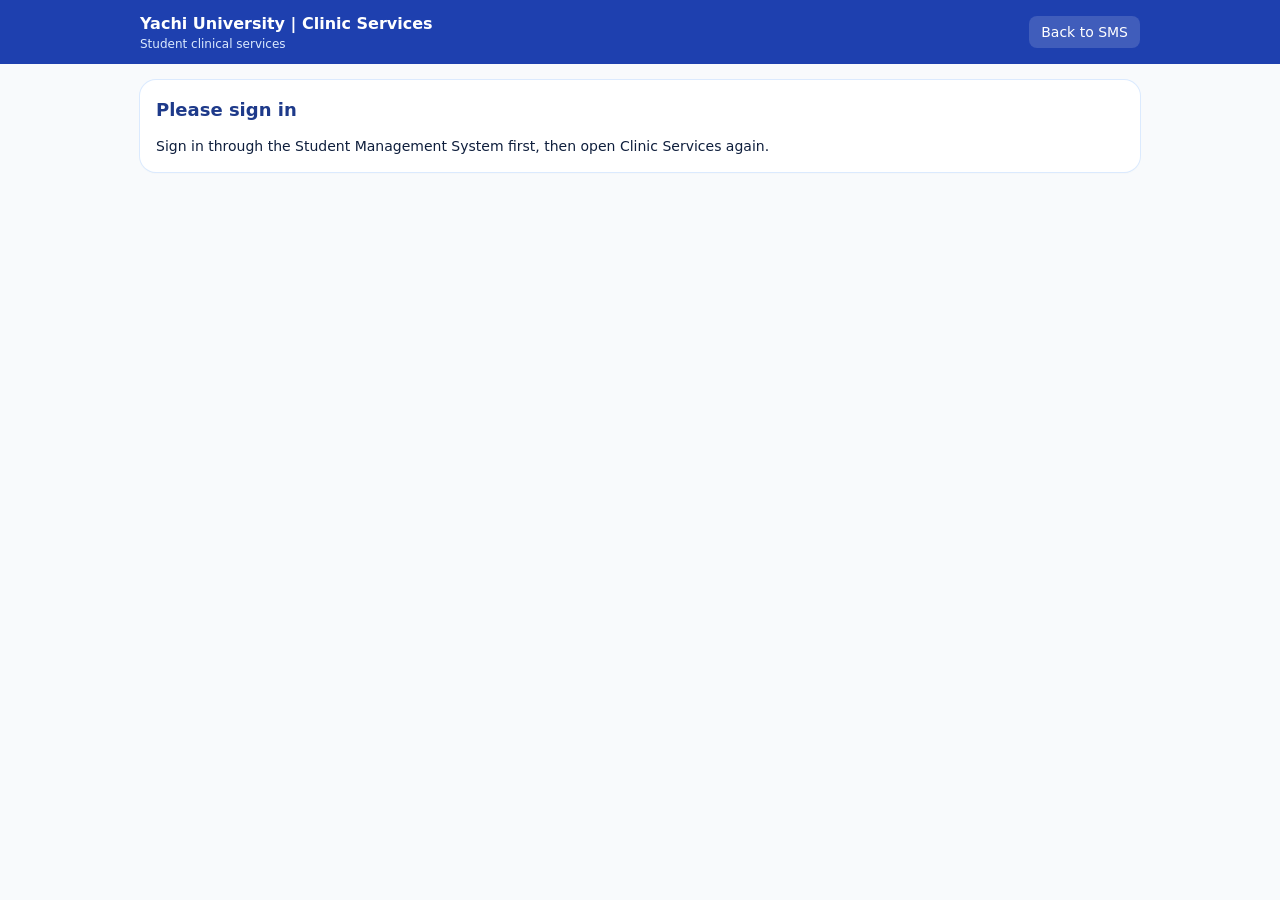
<file: clinic/index.html>
<!doctype html>
<html lang="en"><head><meta charset="utf-8">
<meta name="viewport" content="width=device-width,initial-scale=1">
<title>Yachi University | Clinic Services</title>
<script src="../config.js"></script>
<script>window.__CFG={url:SUPABASE_URL,key:SUPABASE_KEY}</script>
  <script type="module" crossorigin src="./assets/index-DuPQn3yJ.js"></script>
  <link rel="stylesheet" crossorigin href="./assets/index-sdDp6e5n.css">
</head><body><div id="root"></div></body></html>
</file>
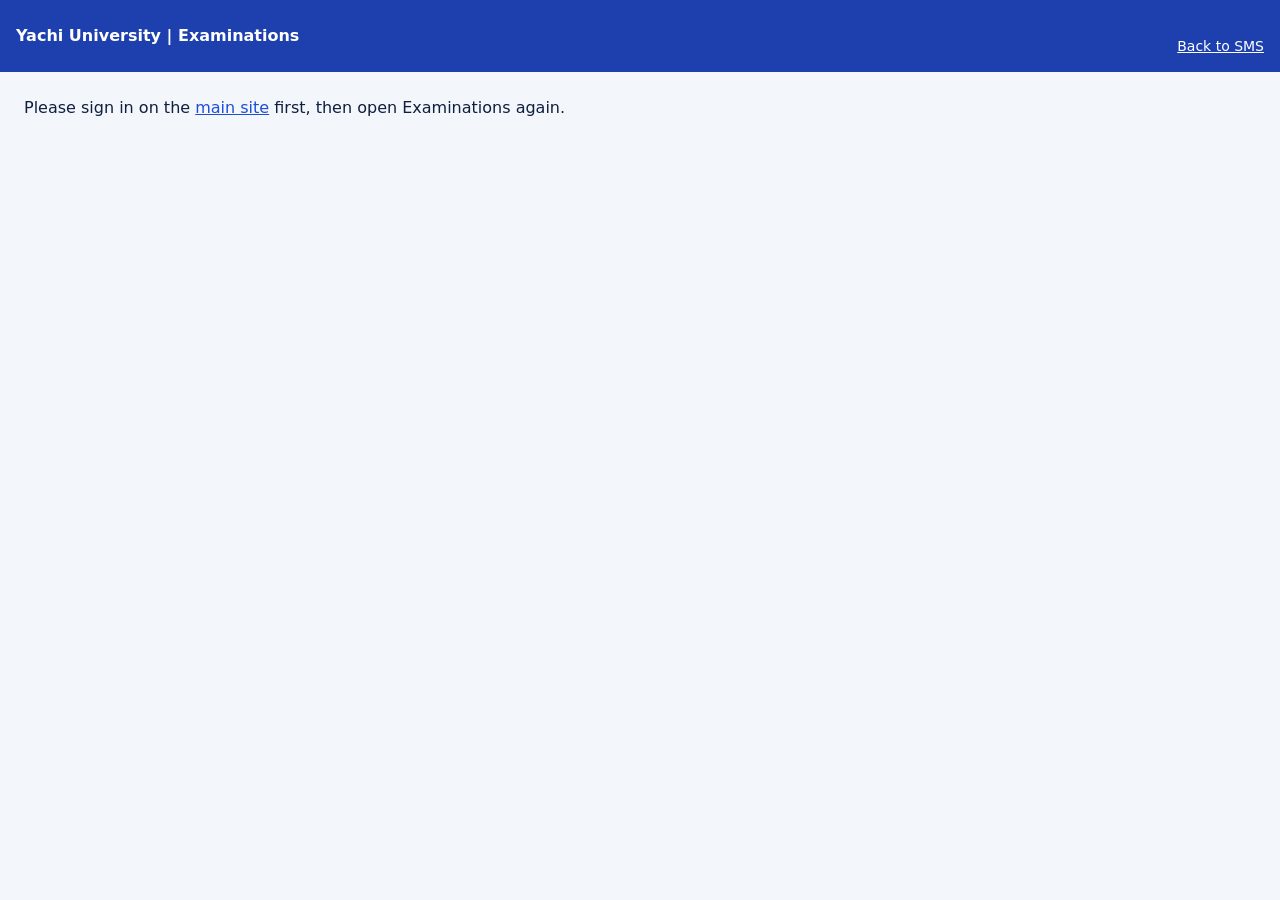
<file: exams/index.html>
<!doctype html>
<html lang="en"><head><meta charset="utf-8">
<meta name="viewport" content="width=device-width,initial-scale=1">
<title>Yachi University | Examinations</title>
<script src="../config.js"></script>
<script>window.__CFG={url:SUPABASE_URL,key:SUPABASE_KEY}</script>
  <script type="module" crossorigin src="./assets/index-DPB_Kap_.js"></script>
  <link rel="stylesheet" crossorigin href="./assets/index-B1YtgbaM.css">
</head><body><div id="root"></div></body></html>
</file>
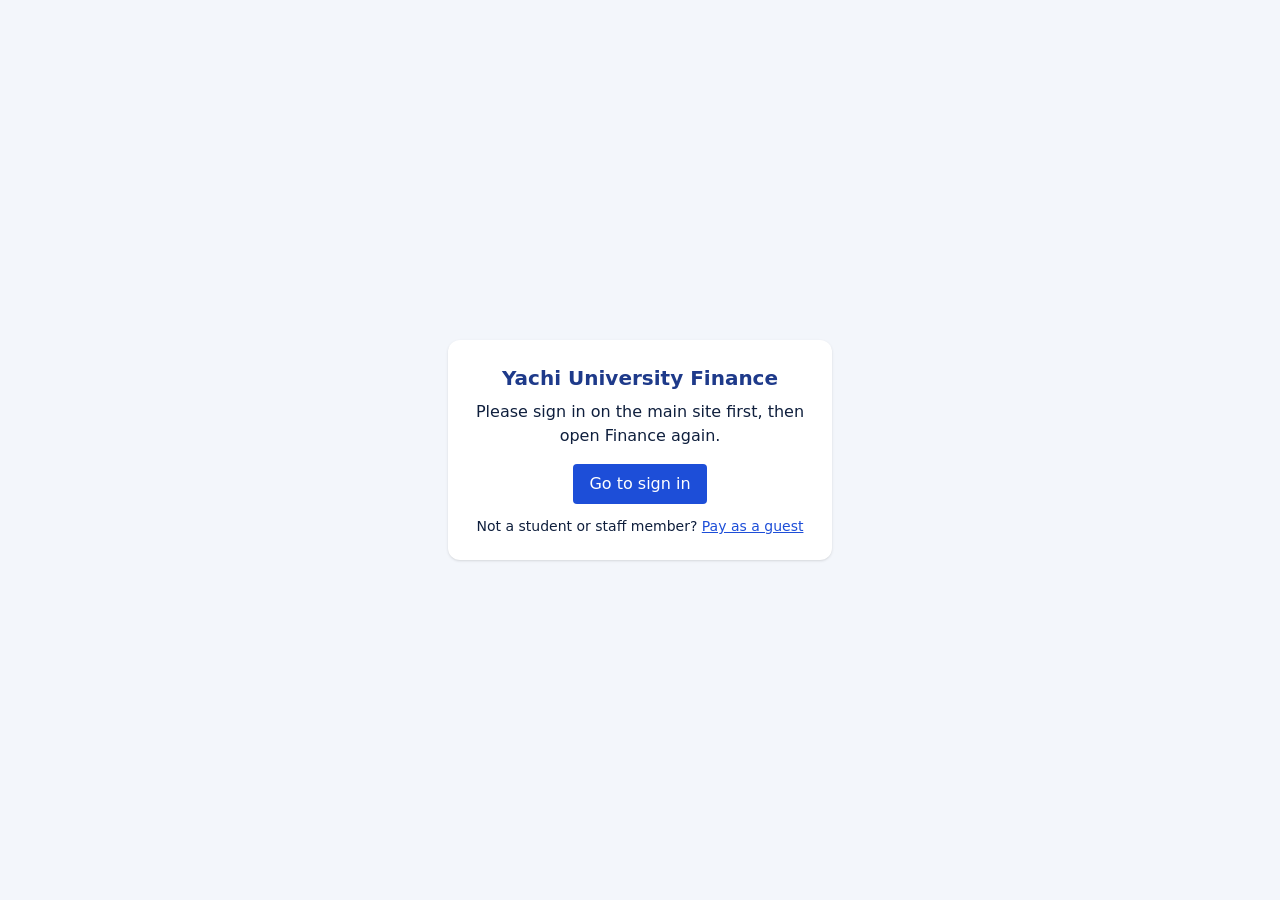
<file: finance/index.html>
<!doctype html>
<html lang="en"><head><meta charset="utf-8">
<meta name="viewport" content="width=device-width,initial-scale=1">
<title>Yachi Finance</title>
<script src="../config.js"></script>
<script>window.__CFG={url:SUPABASE_URL,key:SUPABASE_KEY}</script>
  <script type="module" crossorigin src="./assets/index-BGCSNAhD.js"></script>
  <link rel="stylesheet" crossorigin href="./assets/index-OsKidDZ3.css">
</head><body><div id="root"></div></body></html>
</file>
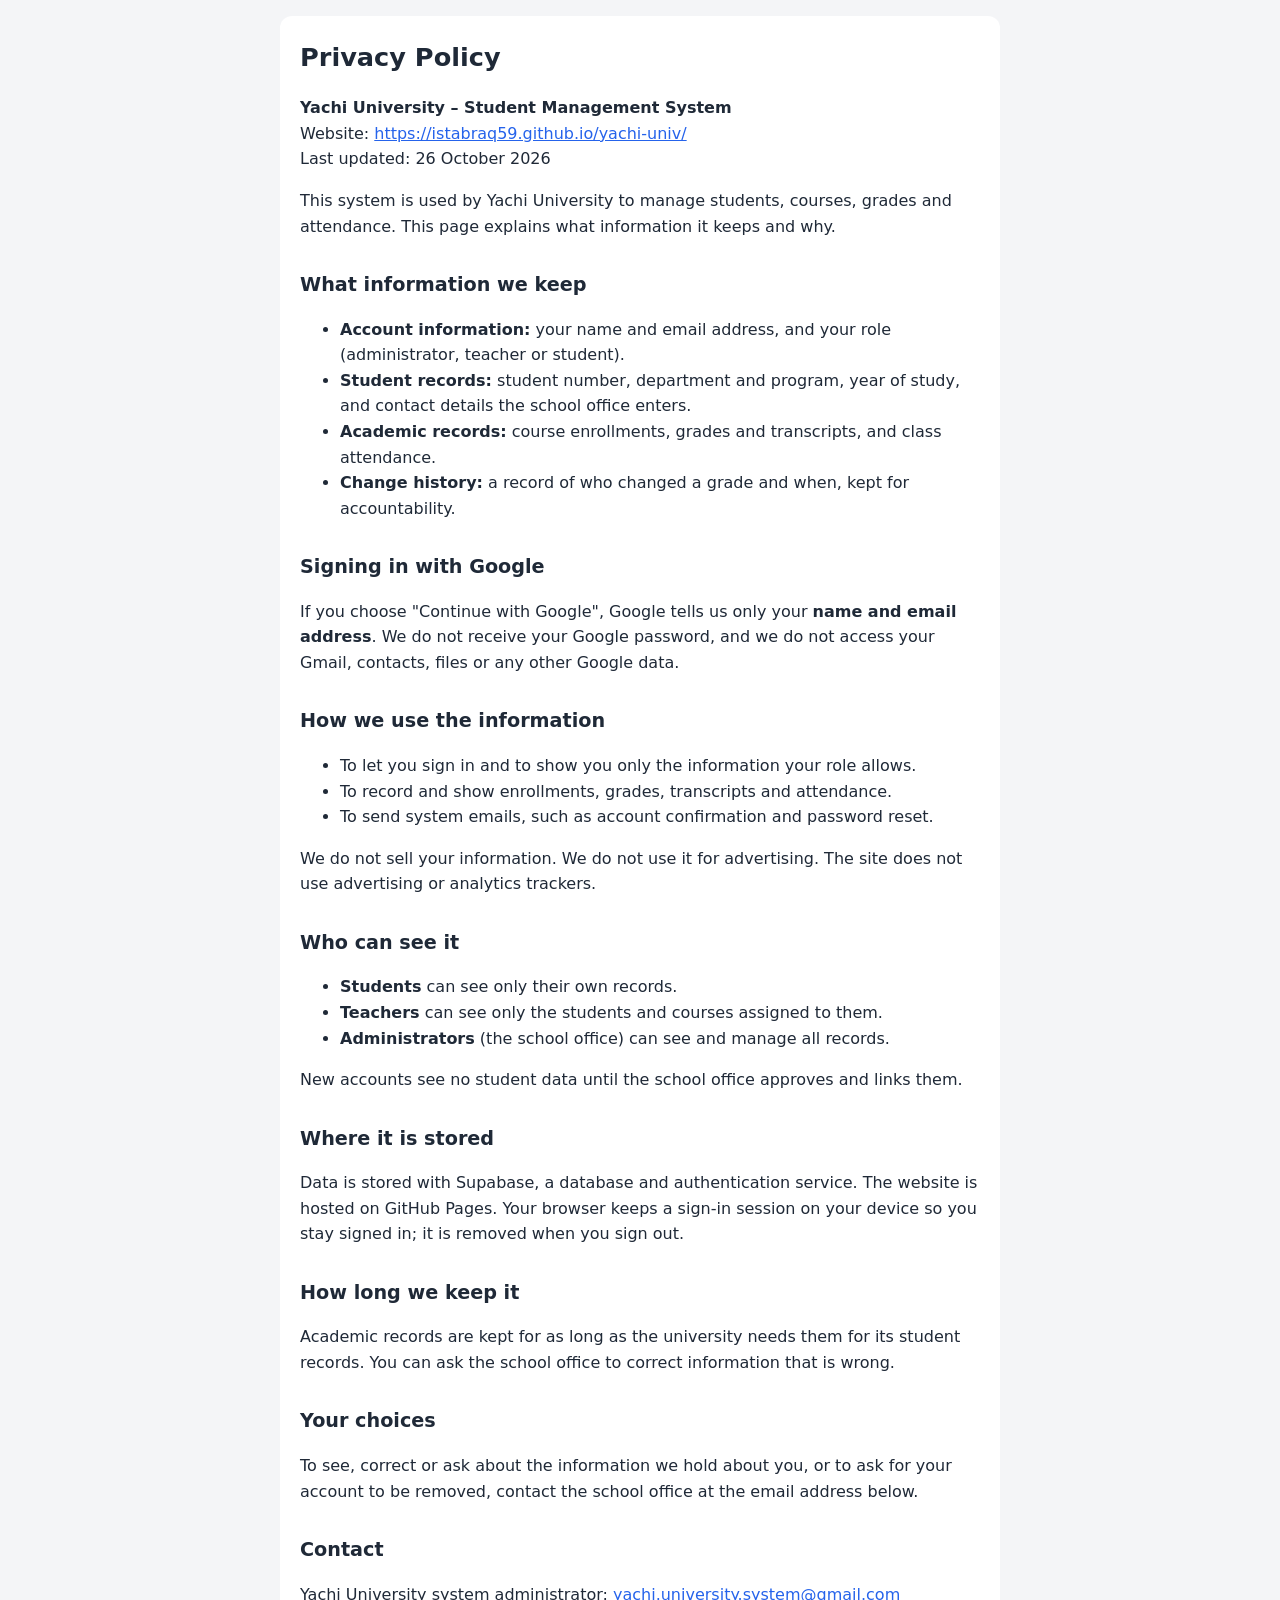
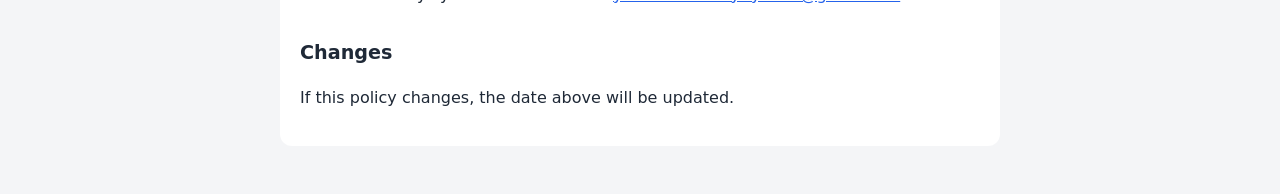
<file: privacy.html>
<!doctype html>
<html lang="en">
<head>
<meta charset="utf-8">
<meta name="viewport" content="width=device-width, initial-scale=1">
<title>Privacy Policy – Yachi University Student Management</title>
<style>
  body { font-family: system-ui, sans-serif; line-height: 1.6; max-width: 720px; margin: 0 auto; padding: 16px 16px 48px; color: #1f2937; background: #f4f5f7; }
  h1 { font-size: 1.6rem; }
  h2 { font-size: 1.2rem; margin-top: 1.6em; }
  a { color: #2563eb; }
  .box { background: #fff; border-radius: 12px; padding: 4px 20px 20px; }
</style>
</head>
<body>
<div class="box">
<h1>Privacy Policy</h1>
<p><strong>Yachi University – Student Management System</strong><br>
Website: <a href="https://istabraq59.github.io/yachi-univ/">https://istabraq59.github.io/yachi-univ/</a><br>
Last updated: 26 October 2026</p>

<p>This system is used by Yachi University to manage students, courses, grades and attendance. This page explains what information it keeps and why.</p>

<h2>What information we keep</h2>
<ul>
  <li><strong>Account information:</strong> your name and email address, and your role (administrator, teacher or student).</li>
  <li><strong>Student records:</strong> student number, department and program, year of study, and contact details the school office enters.</li>
  <li><strong>Academic records:</strong> course enrollments, grades and transcripts, and class attendance.</li>
  <li><strong>Change history:</strong> a record of who changed a grade and when, kept for accountability.</li>
</ul>

<h2>Signing in with Google</h2>
<p>If you choose "Continue with Google", Google tells us only your <strong>name and email address</strong>. We do not receive your Google password, and we do not access your Gmail, contacts, files or any other Google data.</p>

<h2>How we use the information</h2>
<ul>
  <li>To let you sign in and to show you only the information your role allows.</li>
  <li>To record and show enrollments, grades, transcripts and attendance.</li>
  <li>To send system emails, such as account confirmation and password reset.</li>
</ul>
<p>We do not sell your information. We do not use it for advertising. The site does not use advertising or analytics trackers.</p>

<h2>Who can see it</h2>
<ul>
  <li><strong>Students</strong> can see only their own records.</li>
  <li><strong>Teachers</strong> can see only the students and courses assigned to them.</li>
  <li><strong>Administrators</strong> (the school office) can see and manage all records.</li>
</ul>
<p>New accounts see no student data until the school office approves and links them.</p>

<h2>Where it is stored</h2>
<p>Data is stored with Supabase, a database and authentication service. The website is hosted on GitHub Pages. Your browser keeps a sign-in session on your device so you stay signed in; it is removed when you sign out.</p>

<h2>How long we keep it</h2>
<p>Academic records are kept for as long as the university needs them for its student records. You can ask the school office to correct information that is wrong.</p>

<h2>Your choices</h2>
<p>To see, correct or ask about the information we hold about you, or to ask for your account to be removed, contact the school office at the email address below.</p>

<h2>Contact</h2>
<p>Yachi University system administrator: <a href="mailto:yachi.university.system@gmail.com">yachi.university.system@gmail.com</a></p>

<h2>Changes</h2>
<p>If this policy changes, the date above will be updated.</p>
</div>
</body>
</html>
</file>
<file: clinic/assets/index-sdDp6e5n.css>
*,:before,:after{--tw-border-spacing-x: 0;--tw-border-spacing-y: 0;--tw-translate-x: 0;--tw-translate-y: 0;--tw-rotate: 0;--tw-skew-x: 0;--tw-skew-y: 0;--tw-scale-x: 1;--tw-scale-y: 1;--tw-pan-x: ;--tw-pan-y: ;--tw-pinch-zoom: ;--tw-scroll-snap-strictness: proximity;--tw-gradient-from-position: ;--tw-gradient-via-position: ;--tw-gradient-to-position: ;--tw-ordinal: ;--tw-slashed-zero: ;--tw-numeric-figure: ;--tw-numeric-spacing: ;--tw-numeric-fraction: ;--tw-ring-inset: ;--tw-ring-offset-width: 0px;--tw-ring-offset-color: #fff;--tw-ring-color: rgb(59 130 246 / .5);--tw-ring-offset-shadow: 0 0 #0000;--tw-ring-shadow: 0 0 #0000;--tw-shadow: 0 0 #0000;--tw-shadow-colored: 0 0 #0000;--tw-blur: ;--tw-brightness: ;--tw-contrast: ;--tw-grayscale: ;--tw-hue-rotate: ;--tw-invert: ;--tw-saturate: ;--tw-sepia: ;--tw-drop-shadow: ;--tw-backdrop-blur: ;--tw-backdrop-brightness: ;--tw-backdrop-contrast: ;--tw-backdrop-grayscale: ;--tw-backdrop-hue-rotate: ;--tw-backdrop-invert: ;--tw-backdrop-opacity: ;--tw-backdrop-saturate: ;--tw-backdrop-sepia: ;--tw-contain-size: ;--tw-contain-layout: ;--tw-contain-paint: ;--tw-contain-style: }::backdrop{--tw-border-spacing-x: 0;--tw-border-spacing-y: 0;--tw-translate-x: 0;--tw-translate-y: 0;--tw-rotate: 0;--tw-skew-x: 0;--tw-skew-y: 0;--tw-scale-x: 1;--tw-scale-y: 1;--tw-pan-x: ;--tw-pan-y: ;--tw-pinch-zoom: ;--tw-scroll-snap-strictness: proximity;--tw-gradient-from-position: ;--tw-gradient-via-position: ;--tw-gradient-to-position: ;--tw-ordinal: ;--tw-slashed-zero: ;--tw-numeric-figure: ;--tw-numeric-spacing: ;--tw-numeric-fraction: ;--tw-ring-inset: ;--tw-ring-offset-width: 0px;--tw-ring-offset-color: #fff;--tw-ring-color: rgb(59 130 246 / .5);--tw-ring-offset-shadow: 0 0 #0000;--tw-ring-shadow: 0 0 #0000;--tw-shadow: 0 0 #0000;--tw-shadow-colored: 0 0 #0000;--tw-blur: ;--tw-brightness: ;--tw-contrast: ;--tw-grayscale: ;--tw-hue-rotate: ;--tw-invert: ;--tw-saturate: ;--tw-sepia: ;--tw-drop-shadow: ;--tw-backdrop-blur: ;--tw-backdrop-brightness: ;--tw-backdrop-contrast: ;--tw-backdrop-grayscale: ;--tw-backdrop-hue-rotate: ;--tw-backdrop-invert: ;--tw-backdrop-opacity: ;--tw-backdrop-saturate: ;--tw-backdrop-sepia: ;--tw-contain-size: ;--tw-contain-layout: ;--tw-contain-paint: ;--tw-contain-style: }*,:before,:after{box-sizing:border-box;border-width:0;border-style:solid;border-color:#e5e7eb}:before,:after{--tw-content: ""}html,:host{line-height:1.5;-webkit-text-size-adjust:100%;-moz-tab-size:4;-o-tab-size:4;tab-size:4;font-family:ui-sans-serif,system-ui,sans-serif,"Apple Color Emoji","Segoe UI Emoji",Segoe UI Symbol,"Noto Color Emoji";font-feature-settings:normal;font-variation-settings:normal;-webkit-tap-highlight-color:transparent}body{margin:0;line-height:inherit}hr{height:0;color:inherit;border-top-width:1px}abbr:where([title]){-webkit-text-decoration:underline dotted;text-decoration:underline dotted}h1,h2,h3,h4,h5,h6{font-size:inherit;font-weight:inherit}a{color:inherit;text-decoration:inherit}b,strong{font-weight:bolder}code,kbd,samp,pre{font-family:ui-monospace,SFMono-Regular,Menlo,Monaco,Consolas,Liberation Mono,Courier New,monospace;font-feature-settings:normal;font-variation-settings:normal;font-size:1em}small{font-size:80%}sub,sup{font-size:75%;line-height:0;position:relative;vertical-align:baseline}sub{bottom:-.25em}sup{top:-.5em}table{text-indent:0;border-color:inherit;border-collapse:collapse}button,input,optgroup,select,textarea{font-family:inherit;font-feature-settings:inherit;font-variation-settings:inherit;font-size:100%;font-weight:inherit;line-height:inherit;letter-spacing:inherit;color:inherit;margin:0;padding:0}button,select{text-transform:none}button,input:where([type=button]),input:where([type=reset]),input:where([type=submit]){-webkit-appearance:button;background-color:transparent;background-image:none}:-moz-focusring{outline:auto}:-moz-ui-invalid{box-shadow:none}progress{vertical-align:baseline}::-webkit-inner-spin-button,::-webkit-outer-spin-button{height:auto}[type=search]{-webkit-appearance:textfield;outline-offset:-2px}::-webkit-search-decoration{-webkit-appearance:none}::-webkit-file-upload-button{-webkit-appearance:button;font:inherit}summary{display:list-item}blockquote,dl,dd,h1,h2,h3,h4,h5,h6,hr,figure,p,pre{margin:0}fieldset{margin:0;padding:0}legend{padding:0}ol,ul,menu{list-style:none;margin:0;padding:0}dialog{padding:0}textarea{resize:vertical}input::-moz-placeholder,textarea::-moz-placeholder{opacity:1;color:#9ca3af}input::placeholder,textarea::placeholder{opacity:1;color:#9ca3af}button,[role=button]{cursor:pointer}:disabled{cursor:default}img,svg,video,canvas,audio,iframe,embed,object{display:block;vertical-align:middle}img,video{max-width:100%;height:auto}[hidden]:where(:not([hidden=until-found])){display:none}.visible{visibility:visible}.mx-auto{margin-left:auto;margin-right:auto}.my-2{margin-top:.5rem;margin-bottom:.5rem}.mb-1{margin-bottom:.25rem}.mb-2{margin-bottom:.5rem}.mb-3{margin-bottom:.75rem}.mt-1{margin-top:.25rem}.mt-2{margin-top:.5rem}.mt-3{margin-top:.75rem}.block{display:block}.inline-block{display:inline-block}.flex{display:flex}.inline-flex{display:inline-flex}.grid{display:grid}.h-6{height:1.5rem}.h-9{height:2.25rem}.min-h-screen{min-height:100vh}.w-6{width:1.5rem}.w-9{width:2.25rem}.w-full{width:100%}.min-w-0{min-width:0px}.max-w-5xl{max-width:64rem}.flex-1{flex:1 1 0%}.grid-cols-2{grid-template-columns:repeat(2,minmax(0,1fr))}.flex-col{flex-direction:column}.flex-wrap{flex-wrap:wrap}.items-start{align-items:flex-start}.items-center{align-items:center}.justify-center{justify-content:center}.justify-between{justify-content:space-between}.gap-1{gap:.25rem}.gap-2{gap:.5rem}.gap-3{gap:.75rem}.gap-4{gap:1rem}.space-y-2>:not([hidden])~:not([hidden]){--tw-space-y-reverse: 0;margin-top:calc(.5rem * calc(1 - var(--tw-space-y-reverse)));margin-bottom:calc(.5rem * var(--tw-space-y-reverse))}.space-y-3>:not([hidden])~:not([hidden]){--tw-space-y-reverse: 0;margin-top:calc(.75rem * calc(1 - var(--tw-space-y-reverse)));margin-bottom:calc(.75rem * var(--tw-space-y-reverse))}.space-y-4>:not([hidden])~:not([hidden]){--tw-space-y-reverse: 0;margin-top:calc(1rem * calc(1 - var(--tw-space-y-reverse)));margin-bottom:calc(1rem * var(--tw-space-y-reverse))}.divide-y>:not([hidden])~:not([hidden]){--tw-divide-y-reverse: 0;border-top-width:calc(1px * calc(1 - var(--tw-divide-y-reverse)));border-bottom-width:calc(1px * var(--tw-divide-y-reverse))}.self-center{align-self:center}.overflow-hidden{overflow:hidden}.overflow-x-auto{overflow-x:auto}.whitespace-nowrap{white-space:nowrap}.break-words{overflow-wrap:break-word}.rounded{border-radius:.25rem}.rounded-2xl{border-radius:1rem}.rounded-full{border-radius:9999px}.rounded-lg{border-radius:.5rem}.rounded-xl{border-radius:.75rem}.border{border-width:1px}.border-t{border-top-width:1px}.border-blue-100{--tw-border-opacity: 1;border-color:rgb(219 234 254 / var(--tw-border-opacity, 1))}.border-blue-200{--tw-border-opacity: 1;border-color:rgb(191 219 254 / var(--tw-border-opacity, 1))}.border-blue-700{--tw-border-opacity: 1;border-color:rgb(29 78 216 / var(--tw-border-opacity, 1))}.border-blue-900{--tw-border-opacity: 1;border-color:rgb(30 58 138 / var(--tw-border-opacity, 1))}.border-green-300{--tw-border-opacity: 1;border-color:rgb(134 239 172 / var(--tw-border-opacity, 1))}.border-red-300{--tw-border-opacity: 1;border-color:rgb(252 165 165 / var(--tw-border-opacity, 1))}.border-red-600{--tw-border-opacity: 1;border-color:rgb(220 38 38 / var(--tw-border-opacity, 1))}.border-slate-300{--tw-border-opacity: 1;border-color:rgb(203 213 225 / var(--tw-border-opacity, 1))}.bg-amber-100{--tw-bg-opacity: 1;background-color:rgb(254 243 199 / var(--tw-bg-opacity, 1))}.bg-blue-50{--tw-bg-opacity: 1;background-color:rgb(239 246 255 / var(--tw-bg-opacity, 1))}.bg-blue-700{--tw-bg-opacity: 1;background-color:rgb(29 78 216 / var(--tw-bg-opacity, 1))}.bg-blue-800{--tw-bg-opacity: 1;background-color:rgb(30 64 175 / var(--tw-bg-opacity, 1))}.bg-green-100{--tw-bg-opacity: 1;background-color:rgb(220 252 231 / var(--tw-bg-opacity, 1))}.bg-green-50{--tw-bg-opacity: 1;background-color:rgb(240 253 244 / var(--tw-bg-opacity, 1))}.bg-red-100{--tw-bg-opacity: 1;background-color:rgb(254 226 226 / var(--tw-bg-opacity, 1))}.bg-red-50{--tw-bg-opacity: 1;background-color:rgb(254 242 242 / var(--tw-bg-opacity, 1))}.bg-slate-100{--tw-bg-opacity: 1;background-color:rgb(241 245 249 / var(--tw-bg-opacity, 1))}.bg-slate-200{--tw-bg-opacity: 1;background-color:rgb(226 232 240 / var(--tw-bg-opacity, 1))}.bg-slate-50{--tw-bg-opacity: 1;background-color:rgb(248 250 252 / var(--tw-bg-opacity, 1))}.bg-white{--tw-bg-opacity: 1;background-color:rgb(255 255 255 / var(--tw-bg-opacity, 1))}.bg-white\/15{background-color:#ffffff26}.object-contain{-o-object-fit:contain;object-fit:contain}.p-0\.5{padding:.125rem}.p-2{padding:.5rem}.p-3{padding:.75rem}.p-4{padding:1rem}.px-2{padding-left:.5rem;padding-right:.5rem}.px-3{padding-left:.75rem;padding-right:.75rem}.px-4{padding-left:1rem;padding-right:1rem}.py-0\.5{padding-top:.125rem;padding-bottom:.125rem}.py-1\.5{padding-top:.375rem;padding-bottom:.375rem}.py-2{padding-top:.5rem;padding-bottom:.5rem}.py-3{padding-top:.75rem;padding-bottom:.75rem}.py-4{padding-top:1rem;padding-bottom:1rem}.pb-2{padding-bottom:.5rem}.font-mono{font-family:ui-monospace,SFMono-Regular,Menlo,Monaco,Consolas,Liberation Mono,Courier New,monospace}.text-2xl{font-size:1.5rem;line-height:2rem}.text-\[11px\]{font-size:11px}.text-\[12px\]{font-size:12px}.text-\[8px\]{font-size:8px}.text-\[9px\]{font-size:9px}.text-base{font-size:1rem;line-height:1.5rem}.text-lg{font-size:1.125rem;line-height:1.75rem}.text-sm{font-size:.875rem;line-height:1.25rem}.text-xs{font-size:.75rem;line-height:1rem}.font-bold{font-weight:700}.font-medium{font-weight:500}.font-semibold{font-weight:600}.leading-snug{line-height:1.375}.leading-tight{line-height:1.25}.text-amber-800{--tw-text-opacity: 1;color:rgb(146 64 14 / var(--tw-text-opacity, 1))}.text-blue-100{--tw-text-opacity: 1;color:rgb(219 234 254 / var(--tw-text-opacity, 1))}.text-blue-700{--tw-text-opacity: 1;color:rgb(29 78 216 / var(--tw-text-opacity, 1))}.text-blue-800{--tw-text-opacity: 1;color:rgb(30 64 175 / var(--tw-text-opacity, 1))}.text-blue-900{--tw-text-opacity: 1;color:rgb(30 58 138 / var(--tw-text-opacity, 1))}.text-green-800{--tw-text-opacity: 1;color:rgb(22 101 52 / var(--tw-text-opacity, 1))}.text-red-700{--tw-text-opacity: 1;color:rgb(185 28 28 / var(--tw-text-opacity, 1))}.text-red-800{--tw-text-opacity: 1;color:rgb(153 27 27 / var(--tw-text-opacity, 1))}.text-slate-500{--tw-text-opacity: 1;color:rgb(100 116 139 / var(--tw-text-opacity, 1))}.text-slate-600{--tw-text-opacity: 1;color:rgb(71 85 105 / var(--tw-text-opacity, 1))}.text-slate-700{--tw-text-opacity: 1;color:rgb(51 65 85 / var(--tw-text-opacity, 1))}.text-slate-800{--tw-text-opacity: 1;color:rgb(30 41 59 / var(--tw-text-opacity, 1))}.text-slate-900{--tw-text-opacity: 1;color:rgb(15 23 42 / var(--tw-text-opacity, 1))}.text-white{--tw-text-opacity: 1;color:rgb(255 255 255 / var(--tw-text-opacity, 1))}.placeholder-slate-400::-moz-placeholder{--tw-placeholder-opacity: 1;color:rgb(148 163 184 / var(--tw-placeholder-opacity, 1))}.placeholder-slate-400::placeholder{--tw-placeholder-opacity: 1;color:rgb(148 163 184 / var(--tw-placeholder-opacity, 1))}.shadow{--tw-shadow: 0 1px 3px 0 rgb(0 0 0 / .1), 0 1px 2px -1px rgb(0 0 0 / .1);--tw-shadow-colored: 0 1px 3px 0 var(--tw-shadow-color), 0 1px 2px -1px var(--tw-shadow-color);box-shadow:var(--tw-ring-offset-shadow, 0 0 #0000),var(--tw-ring-shadow, 0 0 #0000),var(--tw-shadow)}.shadow-sm{--tw-shadow: 0 1px 2px 0 rgb(0 0 0 / .05);--tw-shadow-colored: 0 1px 2px 0 var(--tw-shadow-color);box-shadow:var(--tw-ring-offset-shadow, 0 0 #0000),var(--tw-ring-shadow, 0 0 #0000),var(--tw-shadow)}.ring-1{--tw-ring-offset-shadow: var(--tw-ring-inset) 0 0 0 var(--tw-ring-offset-width) var(--tw-ring-offset-color);--tw-ring-shadow: var(--tw-ring-inset) 0 0 0 calc(1px + var(--tw-ring-offset-width)) var(--tw-ring-color);box-shadow:var(--tw-ring-offset-shadow),var(--tw-ring-shadow),var(--tw-shadow, 0 0 #0000)}.ring-blue-100{--tw-ring-opacity: 1;--tw-ring-color: rgb(219 234 254 / var(--tw-ring-opacity, 1))}.filter{filter:var(--tw-blur) var(--tw-brightness) var(--tw-contrast) var(--tw-grayscale) var(--tw-hue-rotate) var(--tw-invert) var(--tw-saturate) var(--tw-sepia) var(--tw-drop-shadow)}body{background:#f3f6fb;color:#0f1f3d;font-family:system-ui,sans-serif}@media print{body *{visibility:hidden}#receiptPrint,#receiptPrint *{visibility:visible}#receiptPrint{position:absolute;left:0;top:0;width:100%;border:none}.noprint{display:none!important}#reportPrint,#reportPrint *{visibility:visible}#reportPrint{position:absolute;left:0;top:0;width:100%}}.first\:border-0:first-child{border-width:0px}.hover\:bg-blue-50:hover{--tw-bg-opacity: 1;background-color:rgb(239 246 255 / var(--tw-bg-opacity, 1))}.hover\:bg-blue-800:hover{--tw-bg-opacity: 1;background-color:rgb(30 64 175 / var(--tw-bg-opacity, 1))}.hover\:bg-red-50:hover{--tw-bg-opacity: 1;background-color:rgb(254 242 242 / var(--tw-bg-opacity, 1))}.hover\:bg-white\/15:hover{background-color:#ffffff26}.hover\:bg-white\/25:hover{background-color:#ffffff40}.focus\:outline-none:focus{outline:2px solid transparent;outline-offset:2px}.focus\:ring-2:focus{--tw-ring-offset-shadow: var(--tw-ring-inset) 0 0 0 var(--tw-ring-offset-width) var(--tw-ring-offset-color);--tw-ring-shadow: var(--tw-ring-inset) 0 0 0 calc(2px + var(--tw-ring-offset-width)) var(--tw-ring-color);box-shadow:var(--tw-ring-offset-shadow),var(--tw-ring-shadow),var(--tw-shadow, 0 0 #0000)}.focus\:ring-blue-500:focus{--tw-ring-opacity: 1;--tw-ring-color: rgb(59 130 246 / var(--tw-ring-opacity, 1))}.disabled\:cursor-not-allowed:disabled{cursor:not-allowed}.disabled\:opacity-50:disabled{opacity:.5}@media(min-width:640px){.sm\:col-span-2{grid-column:span 2 / span 2}.sm\:grid-cols-2{grid-template-columns:repeat(2,minmax(0,1fr))}.sm\:grid-cols-3{grid-template-columns:repeat(3,minmax(0,1fr))}.sm\:grid-cols-5{grid-template-columns:repeat(5,minmax(0,1fr))}}@media(min-width:768px){.md\:grid-cols-2{grid-template-columns:repeat(2,minmax(0,1fr))}}@media print{.print\:hidden{display:none}.print\:min-h-0{min-height:0px}.print\:bg-white{--tw-bg-opacity: 1;background-color:rgb(255 255 255 / var(--tw-bg-opacity, 1))}}
</file>
<file: exams/assets/index-B1YtgbaM.css>
*,:before,:after{--tw-border-spacing-x: 0;--tw-border-spacing-y: 0;--tw-translate-x: 0;--tw-translate-y: 0;--tw-rotate: 0;--tw-skew-x: 0;--tw-skew-y: 0;--tw-scale-x: 1;--tw-scale-y: 1;--tw-pan-x: ;--tw-pan-y: ;--tw-pinch-zoom: ;--tw-scroll-snap-strictness: proximity;--tw-gradient-from-position: ;--tw-gradient-via-position: ;--tw-gradient-to-position: ;--tw-ordinal: ;--tw-slashed-zero: ;--tw-numeric-figure: ;--tw-numeric-spacing: ;--tw-numeric-fraction: ;--tw-ring-inset: ;--tw-ring-offset-width: 0px;--tw-ring-offset-color: #fff;--tw-ring-color: rgb(59 130 246 / .5);--tw-ring-offset-shadow: 0 0 #0000;--tw-ring-shadow: 0 0 #0000;--tw-shadow: 0 0 #0000;--tw-shadow-colored: 0 0 #0000;--tw-blur: ;--tw-brightness: ;--tw-contrast: ;--tw-grayscale: ;--tw-hue-rotate: ;--tw-invert: ;--tw-saturate: ;--tw-sepia: ;--tw-drop-shadow: ;--tw-backdrop-blur: ;--tw-backdrop-brightness: ;--tw-backdrop-contrast: ;--tw-backdrop-grayscale: ;--tw-backdrop-hue-rotate: ;--tw-backdrop-invert: ;--tw-backdrop-opacity: ;--tw-backdrop-saturate: ;--tw-backdrop-sepia: ;--tw-contain-size: ;--tw-contain-layout: ;--tw-contain-paint: ;--tw-contain-style: }::backdrop{--tw-border-spacing-x: 0;--tw-border-spacing-y: 0;--tw-translate-x: 0;--tw-translate-y: 0;--tw-rotate: 0;--tw-skew-x: 0;--tw-skew-y: 0;--tw-scale-x: 1;--tw-scale-y: 1;--tw-pan-x: ;--tw-pan-y: ;--tw-pinch-zoom: ;--tw-scroll-snap-strictness: proximity;--tw-gradient-from-position: ;--tw-gradient-via-position: ;--tw-gradient-to-position: ;--tw-ordinal: ;--tw-slashed-zero: ;--tw-numeric-figure: ;--tw-numeric-spacing: ;--tw-numeric-fraction: ;--tw-ring-inset: ;--tw-ring-offset-width: 0px;--tw-ring-offset-color: #fff;--tw-ring-color: rgb(59 130 246 / .5);--tw-ring-offset-shadow: 0 0 #0000;--tw-ring-shadow: 0 0 #0000;--tw-shadow: 0 0 #0000;--tw-shadow-colored: 0 0 #0000;--tw-blur: ;--tw-brightness: ;--tw-contrast: ;--tw-grayscale: ;--tw-hue-rotate: ;--tw-invert: ;--tw-saturate: ;--tw-sepia: ;--tw-drop-shadow: ;--tw-backdrop-blur: ;--tw-backdrop-brightness: ;--tw-backdrop-contrast: ;--tw-backdrop-grayscale: ;--tw-backdrop-hue-rotate: ;--tw-backdrop-invert: ;--tw-backdrop-opacity: ;--tw-backdrop-saturate: ;--tw-backdrop-sepia: ;--tw-contain-size: ;--tw-contain-layout: ;--tw-contain-paint: ;--tw-contain-style: }*,:before,:after{box-sizing:border-box;border-width:0;border-style:solid;border-color:#e5e7eb}:before,:after{--tw-content: ""}html,:host{line-height:1.5;-webkit-text-size-adjust:100%;-moz-tab-size:4;-o-tab-size:4;tab-size:4;font-family:ui-sans-serif,system-ui,sans-serif,"Apple Color Emoji","Segoe UI Emoji",Segoe UI Symbol,"Noto Color Emoji";font-feature-settings:normal;font-variation-settings:normal;-webkit-tap-highlight-color:transparent}body{margin:0;line-height:inherit}hr{height:0;color:inherit;border-top-width:1px}abbr:where([title]){-webkit-text-decoration:underline dotted;text-decoration:underline dotted}h1,h2,h3,h4,h5,h6{font-size:inherit;font-weight:inherit}a{color:inherit;text-decoration:inherit}b,strong{font-weight:bolder}code,kbd,samp,pre{font-family:ui-monospace,SFMono-Regular,Menlo,Monaco,Consolas,Liberation Mono,Courier New,monospace;font-feature-settings:normal;font-variation-settings:normal;font-size:1em}small{font-size:80%}sub,sup{font-size:75%;line-height:0;position:relative;vertical-align:baseline}sub{bottom:-.25em}sup{top:-.5em}table{text-indent:0;border-color:inherit;border-collapse:collapse}button,input,optgroup,select,textarea{font-family:inherit;font-feature-settings:inherit;font-variation-settings:inherit;font-size:100%;font-weight:inherit;line-height:inherit;letter-spacing:inherit;color:inherit;margin:0;padding:0}button,select{text-transform:none}button,input:where([type=button]),input:where([type=reset]),input:where([type=submit]){-webkit-appearance:button;background-color:transparent;background-image:none}:-moz-focusring{outline:auto}:-moz-ui-invalid{box-shadow:none}progress{vertical-align:baseline}::-webkit-inner-spin-button,::-webkit-outer-spin-button{height:auto}[type=search]{-webkit-appearance:textfield;outline-offset:-2px}::-webkit-search-decoration{-webkit-appearance:none}::-webkit-file-upload-button{-webkit-appearance:button;font:inherit}summary{display:list-item}blockquote,dl,dd,h1,h2,h3,h4,h5,h6,hr,figure,p,pre{margin:0}fieldset{margin:0;padding:0}legend{padding:0}ol,ul,menu{list-style:none;margin:0;padding:0}dialog{padding:0}textarea{resize:vertical}input::-moz-placeholder,textarea::-moz-placeholder{opacity:1;color:#9ca3af}input::placeholder,textarea::placeholder{opacity:1;color:#9ca3af}button,[role=button]{cursor:pointer}:disabled{cursor:default}img,svg,video,canvas,audio,iframe,embed,object{display:block;vertical-align:middle}img,video{max-width:100%;height:auto}[hidden]:where(:not([hidden=until-found])){display:none}.sticky{position:sticky}.top-0{top:0}.z-10{z-index:10}.col-span-2{grid-column:span 2 / span 2}.mx-auto{margin-left:auto;margin-right:auto}.my-2{margin-top:.5rem;margin-bottom:.5rem}.mb-1{margin-bottom:.25rem}.mb-2{margin-bottom:.5rem}.mb-3{margin-bottom:.75rem}.mb-4{margin-bottom:1rem}.ml-1{margin-left:.25rem}.ml-3{margin-left:.75rem}.ml-auto{margin-left:auto}.mr-1{margin-right:.25rem}.mt-1{margin-top:.25rem}.mt-2{margin-top:.5rem}.mt-3{margin-top:.75rem}.block{display:block}.inline-block{display:inline-block}.flex{display:flex}.grid{display:grid}.hidden{display:none}.h-4{height:1rem}.h-9{height:2.25rem}.min-h-screen{min-height:100vh}.w-16{width:4rem}.w-9{width:2.25rem}.w-full{width:100%}.max-w-3xl{max-width:48rem}.cursor-pointer{cursor:pointer}.grid-cols-2{grid-template-columns:repeat(2,minmax(0,1fr))}.grid-cols-3{grid-template-columns:repeat(3,minmax(0,1fr))}.flex-wrap{flex-wrap:wrap}.items-start{align-items:flex-start}.items-end{align-items:flex-end}.items-center{align-items:center}.justify-between{justify-content:space-between}.gap-1{gap:.25rem}.gap-2{gap:.5rem}.gap-3{gap:.75rem}.overflow-x-auto{overflow-x:auto}.whitespace-nowrap{white-space:nowrap}.whitespace-pre-wrap{white-space:pre-wrap}.rounded{border-radius:.25rem}.rounded-2xl{border-radius:1rem}.rounded-lg{border-radius:.5rem}.rounded-xl{border-radius:.75rem}.border{border-width:1px}.border-t{border-top-width:1px}.border-blue-700{--tw-border-opacity: 1;border-color:rgb(29 78 216 / var(--tw-border-opacity, 1))}.border-red-700{--tw-border-opacity: 1;border-color:rgb(185 28 28 / var(--tw-border-opacity, 1))}.border-slate-300{--tw-border-opacity: 1;border-color:rgb(203 213 225 / var(--tw-border-opacity, 1))}.bg-amber-100{--tw-bg-opacity: 1;background-color:rgb(254 243 199 / var(--tw-bg-opacity, 1))}.bg-blue-100{--tw-bg-opacity: 1;background-color:rgb(219 234 254 / var(--tw-bg-opacity, 1))}.bg-blue-600{--tw-bg-opacity: 1;background-color:rgb(37 99 235 / var(--tw-bg-opacity, 1))}.bg-blue-700{--tw-bg-opacity: 1;background-color:rgb(29 78 216 / var(--tw-bg-opacity, 1))}.bg-blue-800{--tw-bg-opacity: 1;background-color:rgb(30 64 175 / var(--tw-bg-opacity, 1))}.bg-green-100{--tw-bg-opacity: 1;background-color:rgb(220 252 231 / var(--tw-bg-opacity, 1))}.bg-red-100{--tw-bg-opacity: 1;background-color:rgb(254 226 226 / var(--tw-bg-opacity, 1))}.bg-sky-100{--tw-bg-opacity: 1;background-color:rgb(224 242 254 / var(--tw-bg-opacity, 1))}.bg-slate-100{--tw-bg-opacity: 1;background-color:rgb(241 245 249 / var(--tw-bg-opacity, 1))}.bg-slate-200{--tw-bg-opacity: 1;background-color:rgb(226 232 240 / var(--tw-bg-opacity, 1))}.bg-slate-50{--tw-bg-opacity: 1;background-color:rgb(248 250 252 / var(--tw-bg-opacity, 1))}.bg-white{--tw-bg-opacity: 1;background-color:rgb(255 255 255 / var(--tw-bg-opacity, 1))}.p-3{padding:.75rem}.p-4{padding:1rem}.p-5{padding:1.25rem}.p-6{padding:1.5rem}.px-2{padding-left:.5rem;padding-right:.5rem}.px-3{padding-left:.75rem;padding-right:.75rem}.px-4{padding-left:1rem;padding-right:1rem}.py-0\.5{padding-top:.125rem;padding-bottom:.125rem}.py-1{padding-top:.25rem;padding-bottom:.25rem}.py-1\.5{padding-top:.375rem;padding-bottom:.375rem}.py-2{padding-top:.5rem;padding-bottom:.5rem}.py-3{padding-top:.75rem;padding-bottom:.75rem}.py-4{padding-top:1rem;padding-bottom:1rem}.text-right{text-align:right}.text-2xl{font-size:1.5rem;line-height:2rem}.text-lg{font-size:1.125rem;line-height:1.75rem}.text-sm{font-size:.875rem;line-height:1.25rem}.text-xl{font-size:1.25rem;line-height:1.75rem}.text-xs{font-size:.75rem;line-height:1rem}.font-semibold{font-weight:600}.text-amber-800{--tw-text-opacity: 1;color:rgb(146 64 14 / var(--tw-text-opacity, 1))}.text-blue-700{--tw-text-opacity: 1;color:rgb(29 78 216 / var(--tw-text-opacity, 1))}.text-blue-800{--tw-text-opacity: 1;color:rgb(30 64 175 / var(--tw-text-opacity, 1))}.text-blue-900{--tw-text-opacity: 1;color:rgb(30 58 138 / var(--tw-text-opacity, 1))}.text-green-700{--tw-text-opacity: 1;color:rgb(21 128 61 / var(--tw-text-opacity, 1))}.text-green-800{--tw-text-opacity: 1;color:rgb(22 101 52 / var(--tw-text-opacity, 1))}.text-red-700{--tw-text-opacity: 1;color:rgb(185 28 28 / var(--tw-text-opacity, 1))}.text-red-800{--tw-text-opacity: 1;color:rgb(153 27 27 / var(--tw-text-opacity, 1))}.text-sky-800{--tw-text-opacity: 1;color:rgb(7 89 133 / var(--tw-text-opacity, 1))}.text-slate-500{--tw-text-opacity: 1;color:rgb(100 116 139 / var(--tw-text-opacity, 1))}.text-slate-600{--tw-text-opacity: 1;color:rgb(71 85 105 / var(--tw-text-opacity, 1))}.text-slate-700{--tw-text-opacity: 1;color:rgb(51 65 85 / var(--tw-text-opacity, 1))}.text-white{--tw-text-opacity: 1;color:rgb(255 255 255 / var(--tw-text-opacity, 1))}.underline{text-decoration-line:underline}.opacity-60{opacity:.6}.shadow{--tw-shadow: 0 1px 3px 0 rgb(0 0 0 / .1), 0 1px 2px -1px rgb(0 0 0 / .1);--tw-shadow-colored: 0 1px 3px 0 var(--tw-shadow-color), 0 1px 2px -1px var(--tw-shadow-color);box-shadow:var(--tw-ring-offset-shadow, 0 0 #0000),var(--tw-ring-shadow, 0 0 #0000),var(--tw-shadow)}.shadow-sm{--tw-shadow: 0 1px 2px 0 rgb(0 0 0 / .05);--tw-shadow-colored: 0 1px 2px 0 var(--tw-shadow-color);box-shadow:var(--tw-ring-offset-shadow, 0 0 #0000),var(--tw-ring-shadow, 0 0 #0000),var(--tw-shadow)}.filter{filter:var(--tw-blur) var(--tw-brightness) var(--tw-contrast) var(--tw-grayscale) var(--tw-hue-rotate) var(--tw-invert) var(--tw-saturate) var(--tw-sepia) var(--tw-drop-shadow)}body{background:#f3f6fb;color:#0f1f3d;font-family:system-ui,sans-serif}@media print{body *{visibility:hidden}#receiptPrint,#receiptPrint *{visibility:visible}#receiptPrint{position:absolute;left:0;top:0;width:100%;border:none}.noprint{display:none!important}#reportPrint,#reportPrint *{visibility:visible}#reportPrint{position:absolute;left:0;top:0;width:100%}}.disabled\:opacity-50:disabled{opacity:.5}@media print{.print\:hidden{display:none}}
</file>
<file: finance/assets/index-OsKidDZ3.css>
*,:before,:after{--tw-border-spacing-x: 0;--tw-border-spacing-y: 0;--tw-translate-x: 0;--tw-translate-y: 0;--tw-rotate: 0;--tw-skew-x: 0;--tw-skew-y: 0;--tw-scale-x: 1;--tw-scale-y: 1;--tw-pan-x: ;--tw-pan-y: ;--tw-pinch-zoom: ;--tw-scroll-snap-strictness: proximity;--tw-gradient-from-position: ;--tw-gradient-via-position: ;--tw-gradient-to-position: ;--tw-ordinal: ;--tw-slashed-zero: ;--tw-numeric-figure: ;--tw-numeric-spacing: ;--tw-numeric-fraction: ;--tw-ring-inset: ;--tw-ring-offset-width: 0px;--tw-ring-offset-color: #fff;--tw-ring-color: rgb(59 130 246 / .5);--tw-ring-offset-shadow: 0 0 #0000;--tw-ring-shadow: 0 0 #0000;--tw-shadow: 0 0 #0000;--tw-shadow-colored: 0 0 #0000;--tw-blur: ;--tw-brightness: ;--tw-contrast: ;--tw-grayscale: ;--tw-hue-rotate: ;--tw-invert: ;--tw-saturate: ;--tw-sepia: ;--tw-drop-shadow: ;--tw-backdrop-blur: ;--tw-backdrop-brightness: ;--tw-backdrop-contrast: ;--tw-backdrop-grayscale: ;--tw-backdrop-hue-rotate: ;--tw-backdrop-invert: ;--tw-backdrop-opacity: ;--tw-backdrop-saturate: ;--tw-backdrop-sepia: ;--tw-contain-size: ;--tw-contain-layout: ;--tw-contain-paint: ;--tw-contain-style: }::backdrop{--tw-border-spacing-x: 0;--tw-border-spacing-y: 0;--tw-translate-x: 0;--tw-translate-y: 0;--tw-rotate: 0;--tw-skew-x: 0;--tw-skew-y: 0;--tw-scale-x: 1;--tw-scale-y: 1;--tw-pan-x: ;--tw-pan-y: ;--tw-pinch-zoom: ;--tw-scroll-snap-strictness: proximity;--tw-gradient-from-position: ;--tw-gradient-via-position: ;--tw-gradient-to-position: ;--tw-ordinal: ;--tw-slashed-zero: ;--tw-numeric-figure: ;--tw-numeric-spacing: ;--tw-numeric-fraction: ;--tw-ring-inset: ;--tw-ring-offset-width: 0px;--tw-ring-offset-color: #fff;--tw-ring-color: rgb(59 130 246 / .5);--tw-ring-offset-shadow: 0 0 #0000;--tw-ring-shadow: 0 0 #0000;--tw-shadow: 0 0 #0000;--tw-shadow-colored: 0 0 #0000;--tw-blur: ;--tw-brightness: ;--tw-contrast: ;--tw-grayscale: ;--tw-hue-rotate: ;--tw-invert: ;--tw-saturate: ;--tw-sepia: ;--tw-drop-shadow: ;--tw-backdrop-blur: ;--tw-backdrop-brightness: ;--tw-backdrop-contrast: ;--tw-backdrop-grayscale: ;--tw-backdrop-hue-rotate: ;--tw-backdrop-invert: ;--tw-backdrop-opacity: ;--tw-backdrop-saturate: ;--tw-backdrop-sepia: ;--tw-contain-size: ;--tw-contain-layout: ;--tw-contain-paint: ;--tw-contain-style: }*,:before,:after{box-sizing:border-box;border-width:0;border-style:solid;border-color:#e5e7eb}:before,:after{--tw-content: ""}html,:host{line-height:1.5;-webkit-text-size-adjust:100%;-moz-tab-size:4;-o-tab-size:4;tab-size:4;font-family:ui-sans-serif,system-ui,sans-serif,"Apple Color Emoji","Segoe UI Emoji",Segoe UI Symbol,"Noto Color Emoji";font-feature-settings:normal;font-variation-settings:normal;-webkit-tap-highlight-color:transparent}body{margin:0;line-height:inherit}hr{height:0;color:inherit;border-top-width:1px}abbr:where([title]){-webkit-text-decoration:underline dotted;text-decoration:underline dotted}h1,h2,h3,h4,h5,h6{font-size:inherit;font-weight:inherit}a{color:inherit;text-decoration:inherit}b,strong{font-weight:bolder}code,kbd,samp,pre{font-family:ui-monospace,SFMono-Regular,Menlo,Monaco,Consolas,Liberation Mono,Courier New,monospace;font-feature-settings:normal;font-variation-settings:normal;font-size:1em}small{font-size:80%}sub,sup{font-size:75%;line-height:0;position:relative;vertical-align:baseline}sub{bottom:-.25em}sup{top:-.5em}table{text-indent:0;border-color:inherit;border-collapse:collapse}button,input,optgroup,select,textarea{font-family:inherit;font-feature-settings:inherit;font-variation-settings:inherit;font-size:100%;font-weight:inherit;line-height:inherit;letter-spacing:inherit;color:inherit;margin:0;padding:0}button,select{text-transform:none}button,input:where([type=button]),input:where([type=reset]),input:where([type=submit]){-webkit-appearance:button;background-color:transparent;background-image:none}:-moz-focusring{outline:auto}:-moz-ui-invalid{box-shadow:none}progress{vertical-align:baseline}::-webkit-inner-spin-button,::-webkit-outer-spin-button{height:auto}[type=search]{-webkit-appearance:textfield;outline-offset:-2px}::-webkit-search-decoration{-webkit-appearance:none}::-webkit-file-upload-button{-webkit-appearance:button;font:inherit}summary{display:list-item}blockquote,dl,dd,h1,h2,h3,h4,h5,h6,hr,figure,p,pre{margin:0}fieldset{margin:0;padding:0}legend{padding:0}ol,ul,menu{list-style:none;margin:0;padding:0}dialog{padding:0}textarea{resize:vertical}input::-moz-placeholder,textarea::-moz-placeholder{opacity:1;color:#9ca3af}input::placeholder,textarea::placeholder{opacity:1;color:#9ca3af}button,[role=button]{cursor:pointer}:disabled{cursor:default}img,svg,video,canvas,audio,iframe,embed,object{display:block;vertical-align:middle}img,video{max-width:100%;height:auto}[hidden]:where(:not([hidden=until-found])){display:none}.fixed{position:fixed}.inset-0{top:0;right:0;bottom:0;left:0}.z-50{z-index:50}.-mx-6{margin-left:-1.5rem;margin-right:-1.5rem}.mx-auto{margin-left:auto;margin-right:auto}.my-1{margin-top:.25rem;margin-bottom:.25rem}.my-2{margin-top:.5rem;margin-bottom:.5rem}.-mt-6{margin-top:-1.5rem}.mb-1{margin-bottom:.25rem}.mb-2{margin-bottom:.5rem}.mb-3{margin-bottom:.75rem}.mb-4{margin-bottom:1rem}.ml-2{margin-left:.5rem}.ml-3{margin-left:.75rem}.mt-1{margin-top:.25rem}.mt-2{margin-top:.5rem}.mt-3{margin-top:.75rem}.mt-4{margin-top:1rem}.block{display:block}.inline-block{display:inline-block}.flex{display:flex}.table{display:table}.grid{display:grid}.h-2{height:.5rem}.min-h-screen{min-height:100vh}.w-full{width:100%}.max-w-\[9rem\]{max-width:9rem}.max-w-sm{max-width:24rem}.max-w-xl{max-width:36rem}.flex-1{flex:1 1 0%}.grid-cols-1{grid-template-columns:repeat(1,minmax(0,1fr))}.grid-cols-2{grid-template-columns:repeat(2,minmax(0,1fr))}.flex-col{flex-direction:column}.flex-wrap{flex-wrap:wrap}.items-start{align-items:flex-start}.items-center{align-items:center}.justify-center{justify-content:center}.justify-between{justify-content:space-between}.gap-1{gap:.25rem}.gap-2{gap:.5rem}.gap-3{gap:.75rem}.gap-4{gap:1rem}.overflow-auto{overflow:auto}.overflow-x-auto{overflow-x:auto}.whitespace-nowrap{white-space:nowrap}.rounded{border-radius:.25rem}.rounded-xl{border-radius:.75rem}.border{border-width:1px}.border-2{border-width:2px}.border-l-4{border-left-width:4px}.border-t{border-top-width:1px}.\!border-red-700{--tw-border-opacity: 1 !important;border-color:rgb(185 28 28 / var(--tw-border-opacity, 1))!important}.border-blue-200{--tw-border-opacity: 1;border-color:rgb(191 219 254 / var(--tw-border-opacity, 1))}.border-blue-700{--tw-border-opacity: 1;border-color:rgb(29 78 216 / var(--tw-border-opacity, 1))}.border-red-600{--tw-border-opacity: 1;border-color:rgb(220 38 38 / var(--tw-border-opacity, 1))}.border-yellow-200{--tw-border-opacity: 1;border-color:rgb(254 240 138 / var(--tw-border-opacity, 1))}.bg-blue-100{--tw-bg-opacity: 1;background-color:rgb(219 234 254 / var(--tw-bg-opacity, 1))}.bg-blue-50{--tw-bg-opacity: 1;background-color:rgb(239 246 255 / var(--tw-bg-opacity, 1))}.bg-blue-600{--tw-bg-opacity: 1;background-color:rgb(37 99 235 / var(--tw-bg-opacity, 1))}.bg-blue-700{--tw-bg-opacity: 1;background-color:rgb(29 78 216 / var(--tw-bg-opacity, 1))}.bg-blue-800{--tw-bg-opacity: 1;background-color:rgb(30 64 175 / var(--tw-bg-opacity, 1))}.bg-green-100{--tw-bg-opacity: 1;background-color:rgb(220 252 231 / var(--tw-bg-opacity, 1))}.bg-orange-100{--tw-bg-opacity: 1;background-color:rgb(255 237 213 / var(--tw-bg-opacity, 1))}.bg-purple-100{--tw-bg-opacity: 1;background-color:rgb(243 232 255 / var(--tw-bg-opacity, 1))}.bg-red-100{--tw-bg-opacity: 1;background-color:rgb(254 226 226 / var(--tw-bg-opacity, 1))}.bg-slate-100{--tw-bg-opacity: 1;background-color:rgb(241 245 249 / var(--tw-bg-opacity, 1))}.bg-slate-200{--tw-bg-opacity: 1;background-color:rgb(226 232 240 / var(--tw-bg-opacity, 1))}.bg-slate-50{--tw-bg-opacity: 1;background-color:rgb(248 250 252 / var(--tw-bg-opacity, 1))}.bg-slate-900\/60{background-color:#0f172a99}.bg-white{--tw-bg-opacity: 1;background-color:rgb(255 255 255 / var(--tw-bg-opacity, 1))}.bg-yellow-100{--tw-bg-opacity: 1;background-color:rgb(254 249 195 / var(--tw-bg-opacity, 1))}.bg-yellow-50{--tw-bg-opacity: 1;background-color:rgb(254 252 232 / var(--tw-bg-opacity, 1))}.p-2{padding:.5rem}.p-3{padding:.75rem}.p-4{padding:1rem}.p-5{padding:1.25rem}.p-6{padding:1.5rem}.px-2{padding-left:.5rem;padding-right:.5rem}.px-3{padding-left:.75rem;padding-right:.75rem}.px-4{padding-left:1rem;padding-right:1rem}.py-0\.5{padding-top:.125rem;padding-bottom:.125rem}.py-1{padding-top:.25rem;padding-bottom:.25rem}.py-2{padding-top:.5rem;padding-bottom:.5rem}.py-3{padding-top:.75rem;padding-bottom:.75rem}.pr-3{padding-right:.75rem}.text-center{text-align:center}.text-right{text-align:right}.align-top{vertical-align:top}.text-2xl{font-size:1.5rem;line-height:2rem}.text-lg{font-size:1.125rem;line-height:1.75rem}.text-sm{font-size:.875rem;line-height:1.25rem}.text-xl{font-size:1.25rem;line-height:1.75rem}.text-xs{font-size:.75rem;line-height:1rem}.font-bold{font-weight:700}.font-medium{font-weight:500}.font-semibold{font-weight:600}.tracking-widest{letter-spacing:.1em}.\!text-red-700{--tw-text-opacity: 1 !important;color:rgb(185 28 28 / var(--tw-text-opacity, 1))!important}.text-blue-700{--tw-text-opacity: 1;color:rgb(29 78 216 / var(--tw-text-opacity, 1))}.text-blue-800{--tw-text-opacity: 1;color:rgb(30 64 175 / var(--tw-text-opacity, 1))}.text-blue-900{--tw-text-opacity: 1;color:rgb(30 58 138 / var(--tw-text-opacity, 1))}.text-green-700{--tw-text-opacity: 1;color:rgb(21 128 61 / var(--tw-text-opacity, 1))}.text-green-800{--tw-text-opacity: 1;color:rgb(22 101 52 / var(--tw-text-opacity, 1))}.text-orange-800{--tw-text-opacity: 1;color:rgb(154 52 18 / var(--tw-text-opacity, 1))}.text-purple-800{--tw-text-opacity: 1;color:rgb(107 33 168 / var(--tw-text-opacity, 1))}.text-red-700{--tw-text-opacity: 1;color:rgb(185 28 28 / var(--tw-text-opacity, 1))}.text-red-800{--tw-text-opacity: 1;color:rgb(153 27 27 / var(--tw-text-opacity, 1))}.text-slate-500{--tw-text-opacity: 1;color:rgb(100 116 139 / var(--tw-text-opacity, 1))}.text-slate-600{--tw-text-opacity: 1;color:rgb(71 85 105 / var(--tw-text-opacity, 1))}.text-slate-700{--tw-text-opacity: 1;color:rgb(51 65 85 / var(--tw-text-opacity, 1))}.text-white{--tw-text-opacity: 1;color:rgb(255 255 255 / var(--tw-text-opacity, 1))}.text-yellow-800{--tw-text-opacity: 1;color:rgb(133 77 14 / var(--tw-text-opacity, 1))}.underline{text-decoration-line:underline}.shadow{--tw-shadow: 0 1px 3px 0 rgb(0 0 0 / .1), 0 1px 2px -1px rgb(0 0 0 / .1);--tw-shadow-colored: 0 1px 3px 0 var(--tw-shadow-color), 0 1px 2px -1px var(--tw-shadow-color);box-shadow:var(--tw-ring-offset-shadow, 0 0 #0000),var(--tw-ring-shadow, 0 0 #0000),var(--tw-shadow)}.filter{filter:var(--tw-blur) var(--tw-brightness) var(--tw-contrast) var(--tw-grayscale) var(--tw-hue-rotate) var(--tw-invert) var(--tw-saturate) var(--tw-sepia) var(--tw-drop-shadow)}body{background:#f3f6fb;color:#0f1f3d;font-family:system-ui,sans-serif}@media print{body *{visibility:hidden}#receiptPrint,#receiptPrint *{visibility:visible}#receiptPrint{position:absolute;left:0;top:0;width:100%;border:none}.noprint{display:none!important}#reportPrint,#reportPrint *{visibility:visible}#reportPrint{position:absolute;left:0;top:0;width:100%}}.disabled\:opacity-50:disabled{opacity:.5}@media(min-width:640px){.sm\:col-span-2{grid-column:span 2 / span 2}.sm\:grid-cols-2{grid-template-columns:repeat(2,minmax(0,1fr))}.sm\:grid-cols-3{grid-template-columns:repeat(3,minmax(0,1fr))}.sm\:grid-cols-4{grid-template-columns:repeat(4,minmax(0,1fr))}}@media(min-width:768px){.md\:w-56{width:14rem}.md\:flex-row{flex-direction:row}.md\:flex-col{flex-direction:column}.md\:border-r{border-right-width:1px}}@media(min-width:1024px){.lg\:grid-cols-3{grid-template-columns:repeat(3,minmax(0,1fr))}}
</file>
